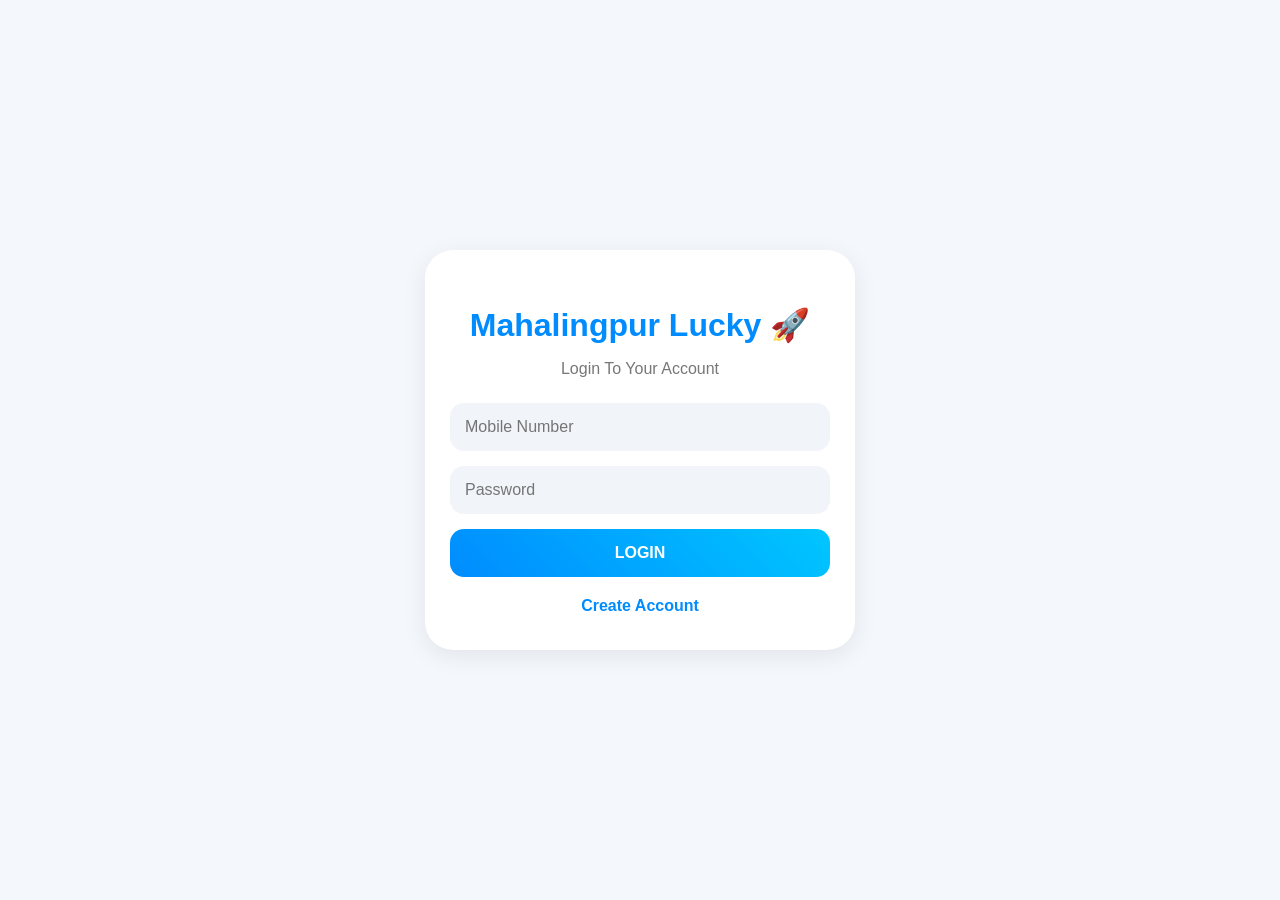
<file: index.html>
<!DOCTYPE html><html lang="en">
<head>
<meta charset="UTF-8">
<meta name="viewport" content="width=device-width, initial-scale=1.0">
<title>Mahalingpur Lucky 🚀</title><link rel="stylesheet" href="css/style.css"></head>
<body><div class="login-page"><div class="login-card"><h1>Mahalingpur Lucky 🚀</h1><p class="login-text">Login To Your Account</p><input type="text" id="mobile" placeholder="Mobile Number"><input type="password" id="password" placeholder="Password"><button class="login-btn" onclick="loginUser()">
LOGIN
</button><a href="register.html">Create Account</a>

</div></div><script src="js/script.js"></script></body>
</html>
</file>
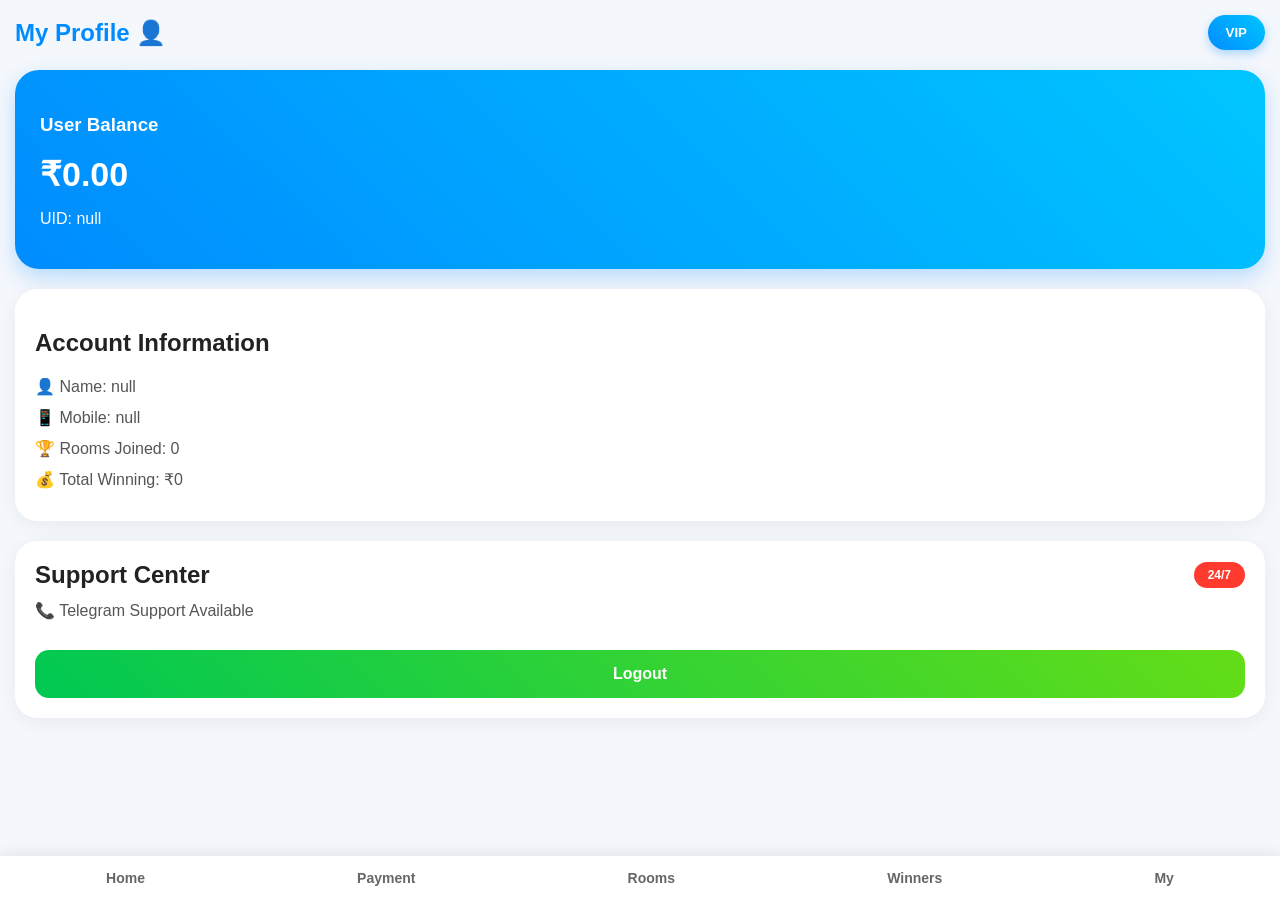
<file: admin.html>
<!DOCTYPE html><html lang="en">
<head>
<meta charset="UTF-8">
<meta name="viewport" content="width=device-width, initial-scale=1.0">
<title>My Profile</title><link rel="stylesheet" href="css/style.css"></head>
<body><div class="container"><div class="top-box">
<h1>My Profile 👤</h1>
<button class="download-btn">VIP</button>
</div><div class="balance-card"><h3>User Balance</h3><h1>₹0.00</h1><p id="userMobile"></p></div><div class="room-card"><h2>Account Information</h2><div class="room-info"><p id="userName"></p><p id="userPhone"></p><p>🏆 Rooms Joined: 0</p><p>💰 Total Winning: ₹0</p></div></div><div class="room-card premium"><div class="room-top">
<h2>Support Center</h2>
<span class="live-tag">24/7</span>
</div><div class="room-info">
<p>📞 Telegram Support Available</p>
</div><button class="join-btn" onclick="logoutUser()">
Logout
</button></div></div><div class="bottom-nav"><a href="dashboard.html">Home</a>
<a href="deposit.html">Payment</a>
<a href="room.html">Rooms</a>
<a href="winners.html">Winners</a>
<a href="admin.html">My</a>

</div><script>

document.getElementById("userName").innerHTML =
"👤 Name: " + localStorage.getItem("user_name");

document.getElementById("userPhone").innerHTML =
"📱 Mobile: " + localStorage.getItem("user_mobile");

document.getElementById("userMobile").innerHTML =
"UID: " + localStorage.getItem("user_mobile");

function logoutUser(){

localStorage.clear();

window.location.href = "index.html";

}

</script></body>
</html>
</file>
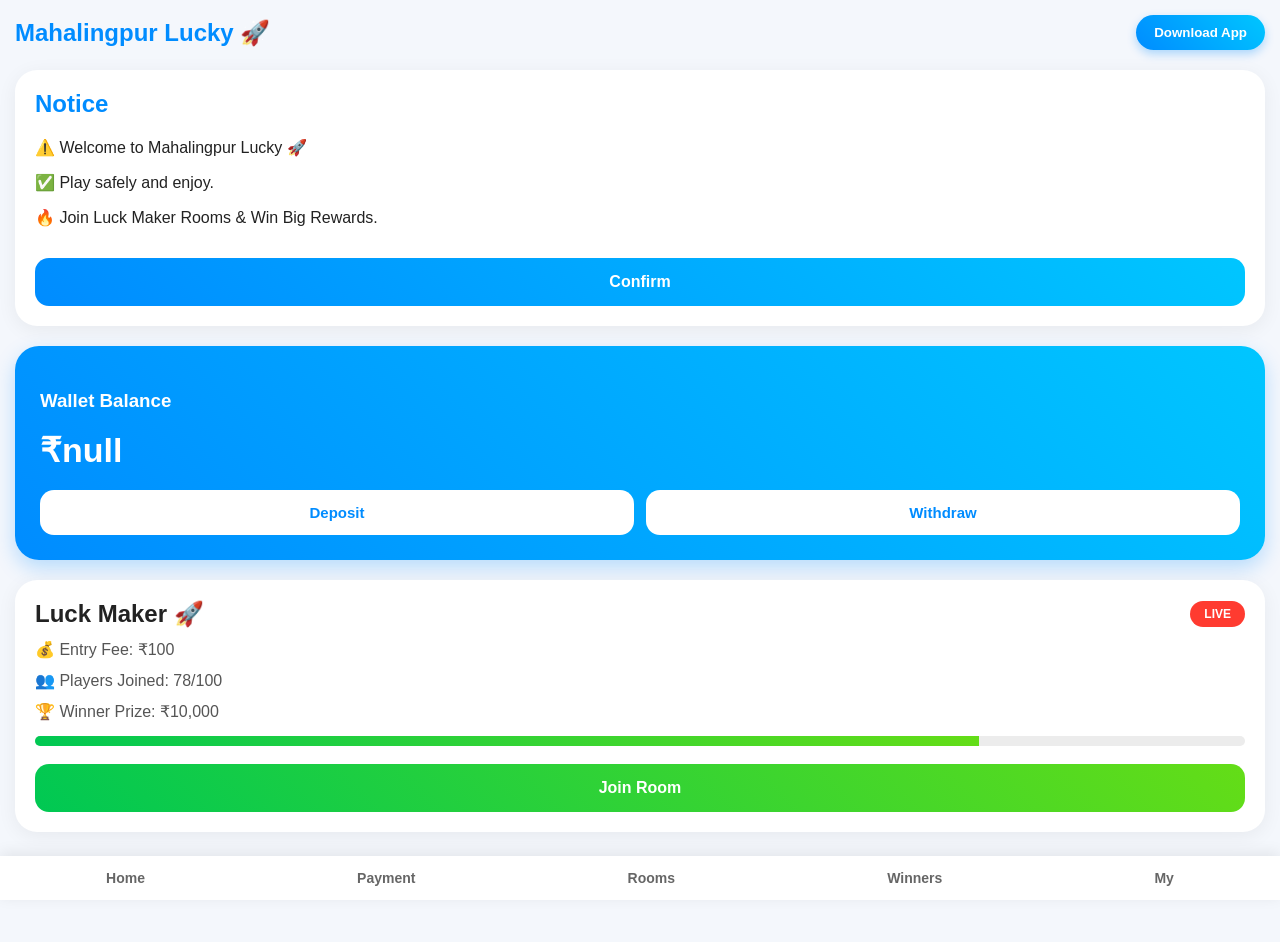
<file: dashboard.html>
<!DOCTYPE html><html lang="en">
<head>
<meta charset="UTF-8">
<meta name="viewport" content="width=device-width, initial-scale=1.0">
<title>Mahalingpur Lucky</title><link rel="stylesheet" href="css/style.css"></head><body onload="loadBalance()"><div class="container"><div class="top-box">
<h1>Mahalingpur Lucky 🚀</h1>
<button class="download-btn">Download App</button>
</div><div class="notice-box"><h2>Notice</h2><p>⚠️ Welcome to Mahalingpur Lucky 🚀</p>
<p>✅ Play safely and enjoy.</p>
<p>🔥 Join Luck Maker Rooms & Win Big Rewards.</p><button class="confirm-btn">Confirm</button>

</div><div class="balance-card"><h3>Wallet Balance</h3><h1 id="balance">₹0</h1><div class="wallet-buttons"><button onclick="window.location.href='deposit.html'">
Deposit
</button><button>
Withdraw
</button></div></div><div class="room-card premium"><div class="room-top">
<h2>Luck Maker 🚀</h2>
<span class="live-tag">LIVE</span>
</div><div class="room-info">
<p>💰 Entry Fee: ₹100</p>
<p>👥 Players Joined: 78/100</p>
<p>🏆 Winner Prize: ₹10,000</p>
</div><div class="progress-bar">
<div class="progress"></div>
</div><button class="join-btn" onclick="joinRoom(100)">
Join Room
</button></div></div><div class="bottom-nav">
<a href="dashboard.html">Home</a>
<a href="deposit.html">Payment</a>
<a href="room.html">Rooms</a>
<a href="winners.html">Winners</a>
<a href="admin.html">My</a>
</div><script src="js/script.js"></script></body>
</html>
</file>
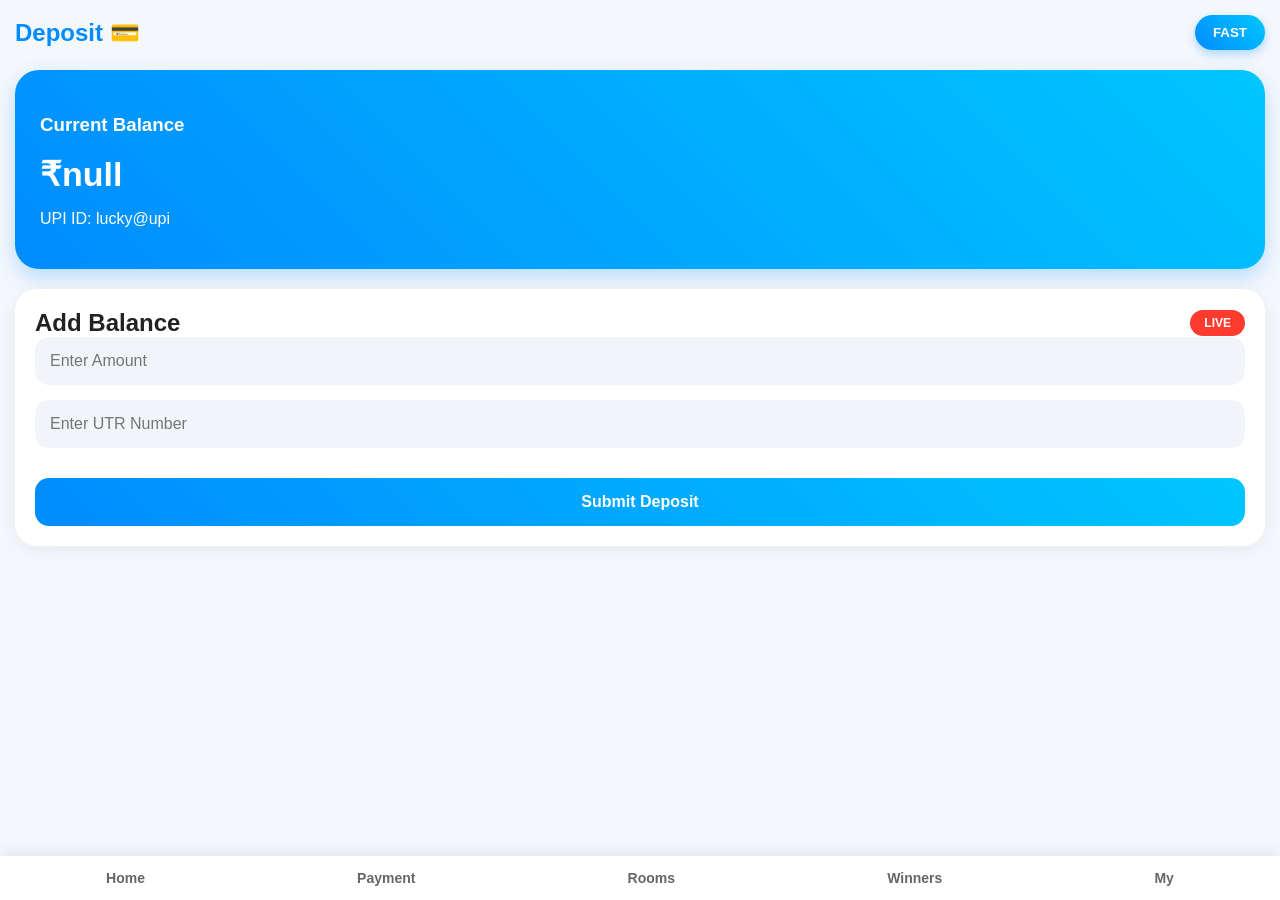
<file: deposit.html>
<!DOCTYPE html><html lang="en">
<head>
<meta charset="UTF-8">
<meta name="viewport" content="width=device-width, initial-scale=1.0">
<title>Deposit</title><link rel="stylesheet" href="css/style.css"></head><body onload="loadBalance()"><div class="container"><div class="top-box">
<h1>Deposit 💳</h1>
<button class="download-btn">FAST</button>
</div><div class="balance-card"><h3>Current Balance</h3><h1 id="balance">₹0</h1><p>UPI ID: lucky@upi</p></div><div class="room-card premium"><div class="room-top">
<h2>Add Balance</h2>
<span class="live-tag">LIVE</span>
</div><input type="number" id="depositAmount" placeholder="Enter Amount" class="utr-input"><input type="text" id="utr" placeholder="Enter UTR Number" class="utr-input"><button class="confirm-btn" onclick="addDeposit()">
Submit Deposit
</button></div></div><div class="bottom-nav"><a href="dashboard.html">Home</a>
<a href="deposit.html">Payment</a>
<a href="room.html">Rooms</a>
<a href="winners.html">Winners</a>
<a href="admin.html">My</a>

</div><script src="js/script.js"></script></body>
</html>
</file>
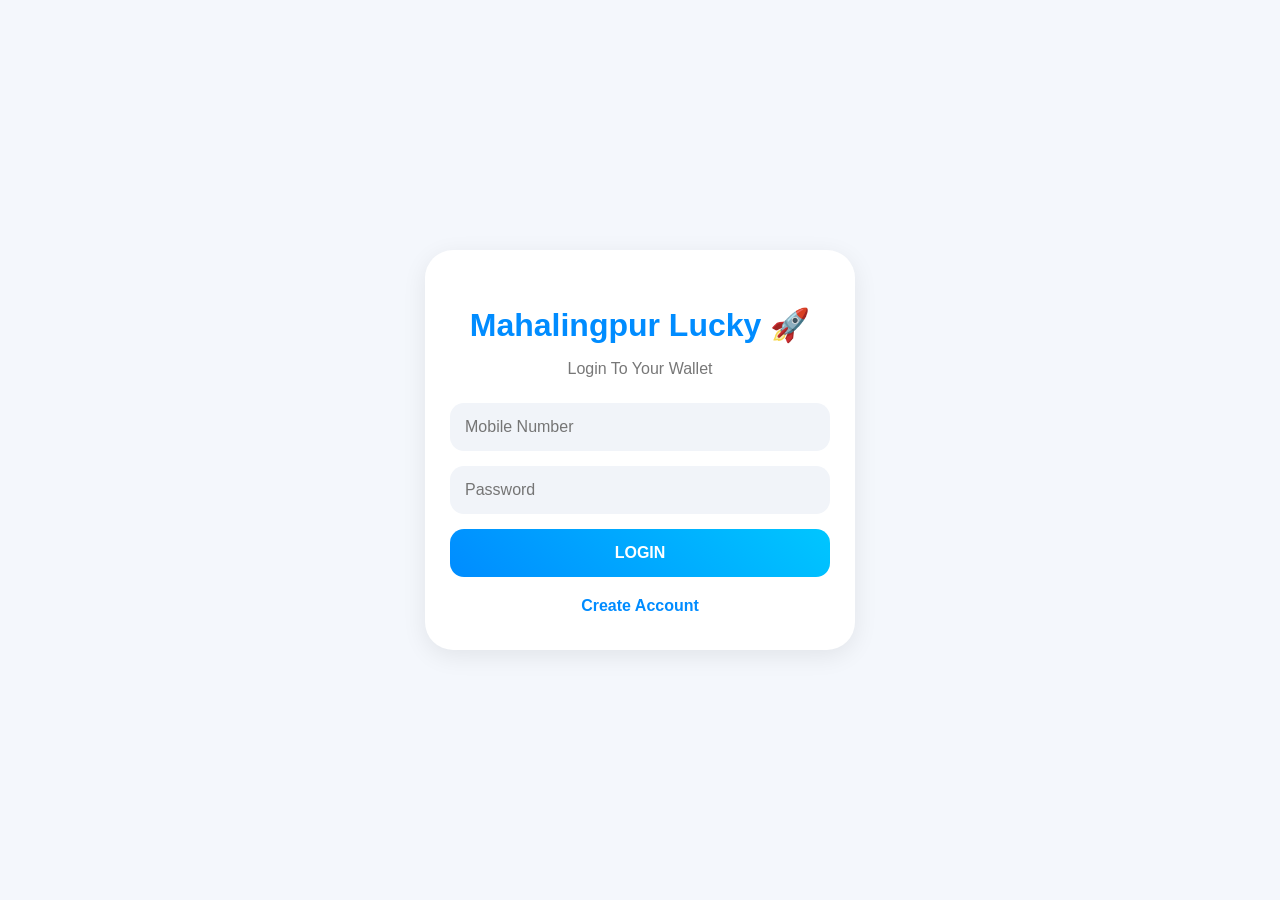
<file: login.html>
<!DOCTYPE html><html lang="en">
<head>
<meta charset="UTF-8">
<meta name="viewport" content="width=device-width, initial-scale=1.0">
<title>Login - Mahalingpur Lucky</title><link rel="stylesheet" href="css/style.css"></head>
<body><div class="login-page"><div class="login-card">

    <h1>Mahalingpur Lucky 🚀</h1>

    <p class="login-text">Login To Your Wallet</p>

    <input type="text" placeholder="Mobile Number">

    <input type="password" placeholder="Password">

    <button class="login-btn">LOGIN</button>

    <a href="register.html">Create Account</a>

</div>

</div></body>
</html>
</file>
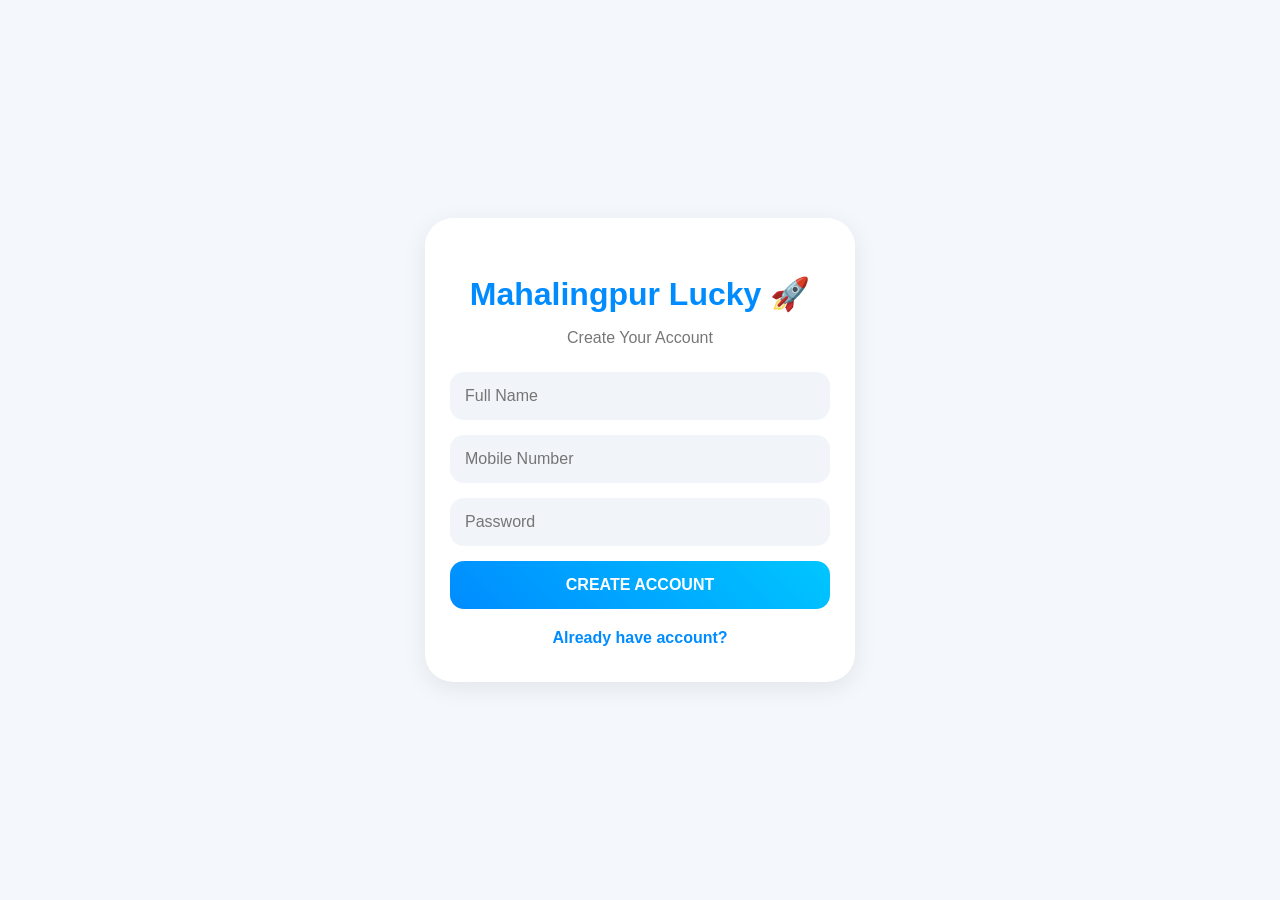
<file: register.html>
<!DOCTYPE html><html lang="en">
<head>
<meta charset="UTF-8">
<meta name="viewport" content="width=device-width, initial-scale=1.0">
<title>Create Account</title><link rel="stylesheet" href="css/style.css"></head>
<body><div class="login-page"><div class="login-card"><h1>Mahalingpur Lucky 🚀</h1><p class="login-text">Create Your Account</p><input type="text" id="name" placeholder="Full Name"><input type="text" id="mobile" placeholder="Mobile Number"><input type="password" id="password" placeholder="Password"><button class="login-btn" onclick="registerUser()">
CREATE ACCOUNT
</button><a href="index.html">Already have account?</a>

</div></div><script src="js/script.js"></script></body>
</html>
</file>
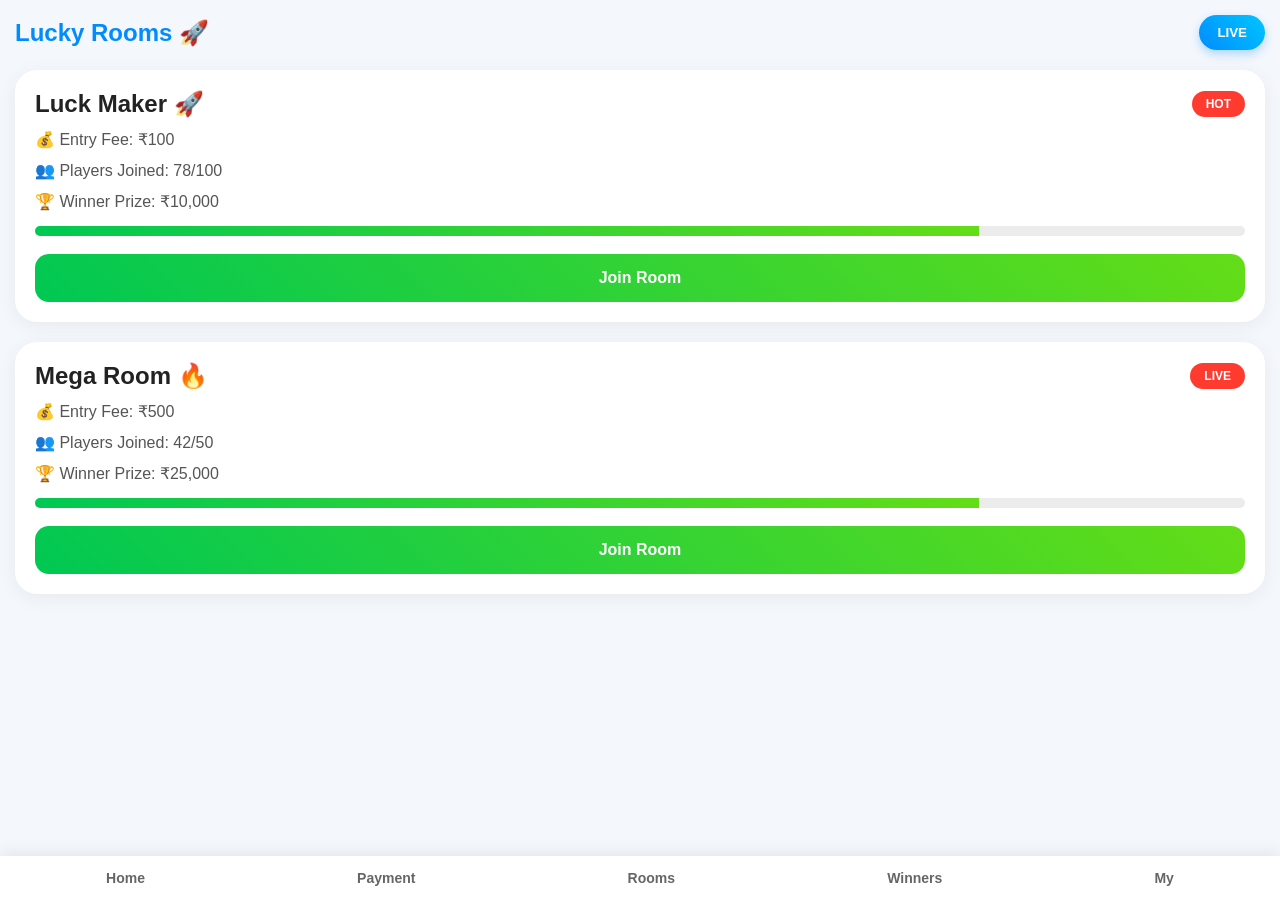
<file: room.html>
<!DOCTYPE html><html lang="en">
<head>
<meta charset="UTF-8">
<meta name="viewport" content="width=device-width, initial-scale=1.0">
<title>Rooms</title><link rel="stylesheet" href="css/style.css"></head>
<body><div class="container"><div class="top-box">
<h1>Lucky Rooms 🚀</h1>
<button class="download-btn">LIVE</button>
</div><div class="room-card premium"><div class="room-top">
<h2>Luck Maker 🚀</h2>
<span class="live-tag">HOT</span>
</div><div class="room-info">
<p>💰 Entry Fee: ₹100</p>
<p>👥 Players Joined: 78/100</p>
<p>🏆 Winner Prize: ₹10,000</p>
</div><div class="progress-bar">
<div class="progress"></div>
</div><button class="join-btn">Join Room</button>

</div><div class="room-card premium"><div class="room-top">
<h2>Mega Room 🔥</h2>
<span class="live-tag">LIVE</span>
</div><div class="room-info">
<p>💰 Entry Fee: ₹500</p>
<p>👥 Players Joined: 42/50</p>
<p>🏆 Winner Prize: ₹25,000</p>
</div><div class="progress-bar">
<div class="progress"></div>
</div><button class="join-btn">Join Room</button>

</div></div><div class="bottom-nav"><a href="dashboard.html">Home</a>
<a href="deposit.html">Payment</a>
<a href="room.html">Rooms</a>
<a href="winners.html">Winners</a>
<a href="admin.html">My</a>

</div></body>
</html>
</file>
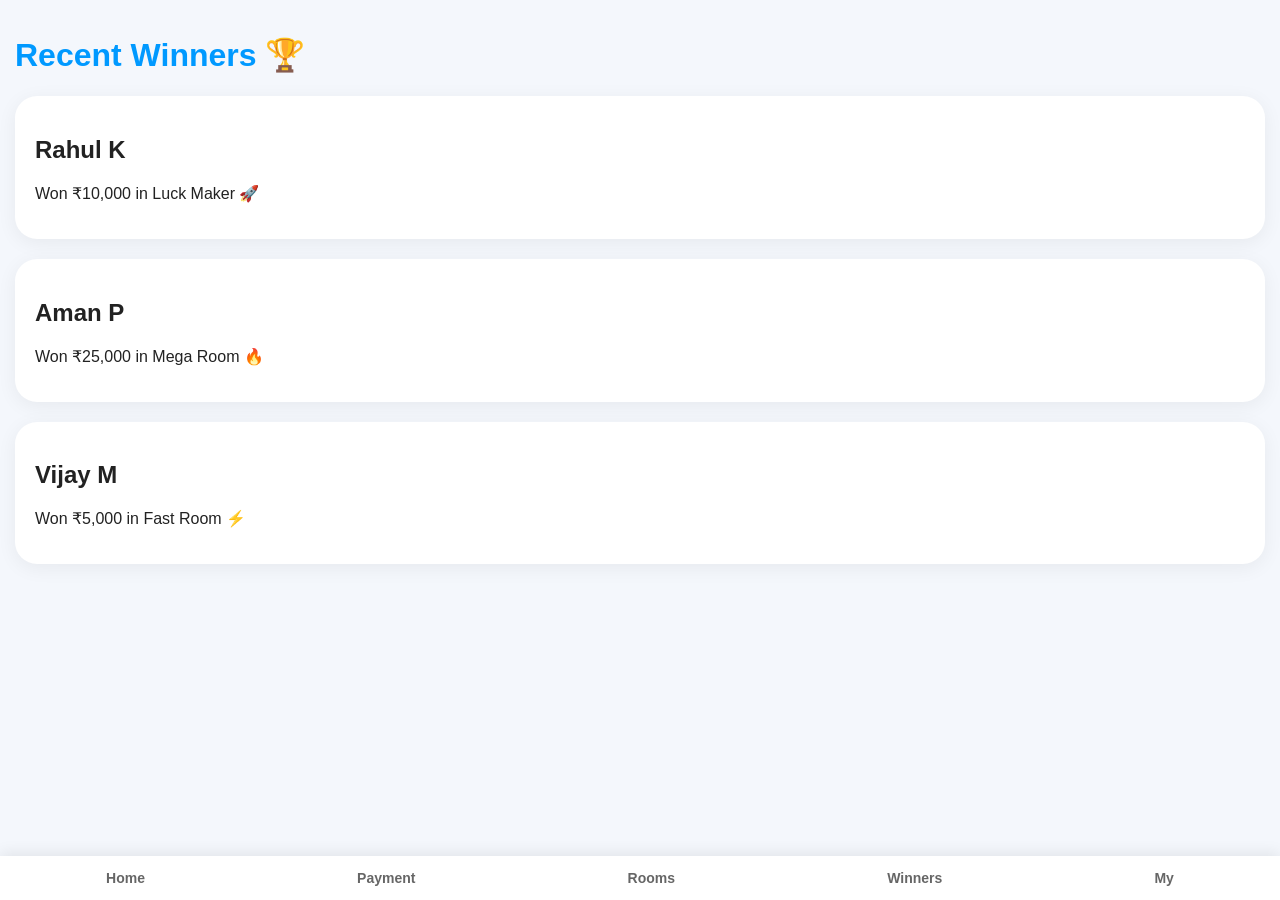
<file: winners.html>
<!DOCTYPE html><html lang="en">
<head>
<meta charset="UTF-8">
<meta name="viewport" content="width=device-width, initial-scale=1.0">
<title>Winners</title><link rel="stylesheet" href="css/style.css"></head>
<body><div class="container"><h1 style="color:#0099ff;">Recent Winners 🏆</h1><div class="room-card"><h2>Rahul K</h2><p>Won ₹10,000 in Luck Maker 🚀</p></div><div class="room-card"><h2>Aman P</h2><p>Won ₹25,000 in Mega Room 🔥</p></div><div class="room-card"><h2>Vijay M</h2><p>Won ₹5,000 in Fast Room ⚡</p></div></div><div class="bottom-nav"><a href="dashboard.html">Home</a>
<a href="deposit.html">Payment</a>
<a href="room.html">Rooms</a>
<a href="winners.html">Winners</a>
<a href="admin.html">My</a>

</div></body>
</html>
</file>
<file: css/style.css>
body{
margin:0;
padding:0;
background:#f4f7fc;
font-family:Arial,sans-serif;
color:#222;
}

.container{
padding:15px;
padding-bottom:90px;
}

.top-box{
display:flex;
justify-content:space-between;
align-items:center;
margin-bottom:20px;
}

.top-box h1{
font-size:24px;
color:#008cff;
margin:0;
}

.download-btn{
background:linear-gradient(45deg,#008cff,#00c6ff);
color:white;
border:none;
padding:10px 18px;
border-radius:20px;
font-weight:bold;
box-shadow:0 4px 10px rgba(0,140,255,0.3);
}

.notice-box{
background:white;
padding:20px;
border-radius:22px;
box-shadow:0 4px 20px rgba(0,0,0,0.06);
margin-bottom:20px;
}

.notice-box h2{
margin-top:0;
color:#008cff;
}

.confirm-btn{
width:100%;
padding:15px;
border:none;
background:linear-gradient(45deg,#008cff,#00c6ff);
color:white;
border-radius:14px;
font-size:16px;
font-weight:bold;
margin-top:15px;
}

.balance-card{
background:linear-gradient(45deg,#008cff,#00c6ff);
color:white;
padding:25px;
border-radius:24px;
box-shadow:0 8px 20px rgba(0,140,255,0.25);
margin-bottom:20px;
}

.balance-card h1{
margin:10px 0;
font-size:34px;
}

.wallet-buttons{
display:flex;
gap:12px;
margin-top:20px;
}

.wallet-buttons button{
flex:1;
padding:14px;
border:none;
border-radius:14px;
background:white;
color:#008cff;
font-weight:bold;
font-size:15px;
}

.room-card{
background:white;
padding:20px;
border-radius:22px;
box-shadow:0 4px 20px rgba(0,0,0,0.06);
margin-bottom:20px;
}

.room-top{
display:flex;
justify-content:space-between;
align-items:center;
}

.room-top h2{
margin:0;
}

.live-tag{
background:#ff3b30;
color:white;
padding:6px 14px;
border-radius:20px;
font-size:12px;
font-weight:bold;
}

.room-info p{
margin:12px 0;
color:#555;
}

.progress-bar{
width:100%;
height:10px;
background:#ececec;
border-radius:20px;
overflow:hidden;
margin-top:15px;
}

.progress{
width:78%;
height:100%;
background:linear-gradient(45deg,#00c853,#64dd17);
}

.join-btn{
width:100%;
padding:15px;
border:none;
background:linear-gradient(45deg,#00c853,#64dd17);
color:white;
border-radius:14px;
margin-top:18px;
font-size:16px;
font-weight:bold;
}

.bottom-nav{
position:fixed;
bottom:0;
left:0;
width:100%;
background:white;
display:flex;
justify-content:space-around;
padding:14px 0;
box-shadow:0 -3px 15px rgba(0,0,0,0.08);
z-index:1000;
}

.bottom-nav a{
text-decoration:none;
color:#666;
font-size:14px;
font-weight:bold;
}

.bottom-nav a:hover{
color:#008cff;
}

.login-page{
width:100%;
height:100vh;
display:flex;
justify-content:center;
align-items:center;
background:#f4f7fc;
}

.login-card{
width:88%;
max-width:380px;
background:white;
padding:35px 25px;
border-radius:28px;
box-shadow:0 6px 25px rgba(0,0,0,0.08);
text-align:center;
}

.login-card h1{
color:#008cff;
margin-bottom:10px;
}

.login-text{
color:#777;
margin-bottom:25px;
}

.login-card input,
.utr-input{
width:100%;
padding:15px;
border:none;
background:#f1f4f9;
border-radius:14px;
margin-bottom:15px;
font-size:16px;
box-sizing:border-box;
}

.login-btn{
width:100%;
padding:15px;
border:none;
background:linear-gradient(45deg,#008cff,#00c6ff);
color:white;
border-radius:14px;
font-size:16px;
font-weight:bold;
}

.login-card a{
display:block;
margin-top:20px;
color:#008cff;
text-decoration:none;
font-weight:bold;
}
</file>
